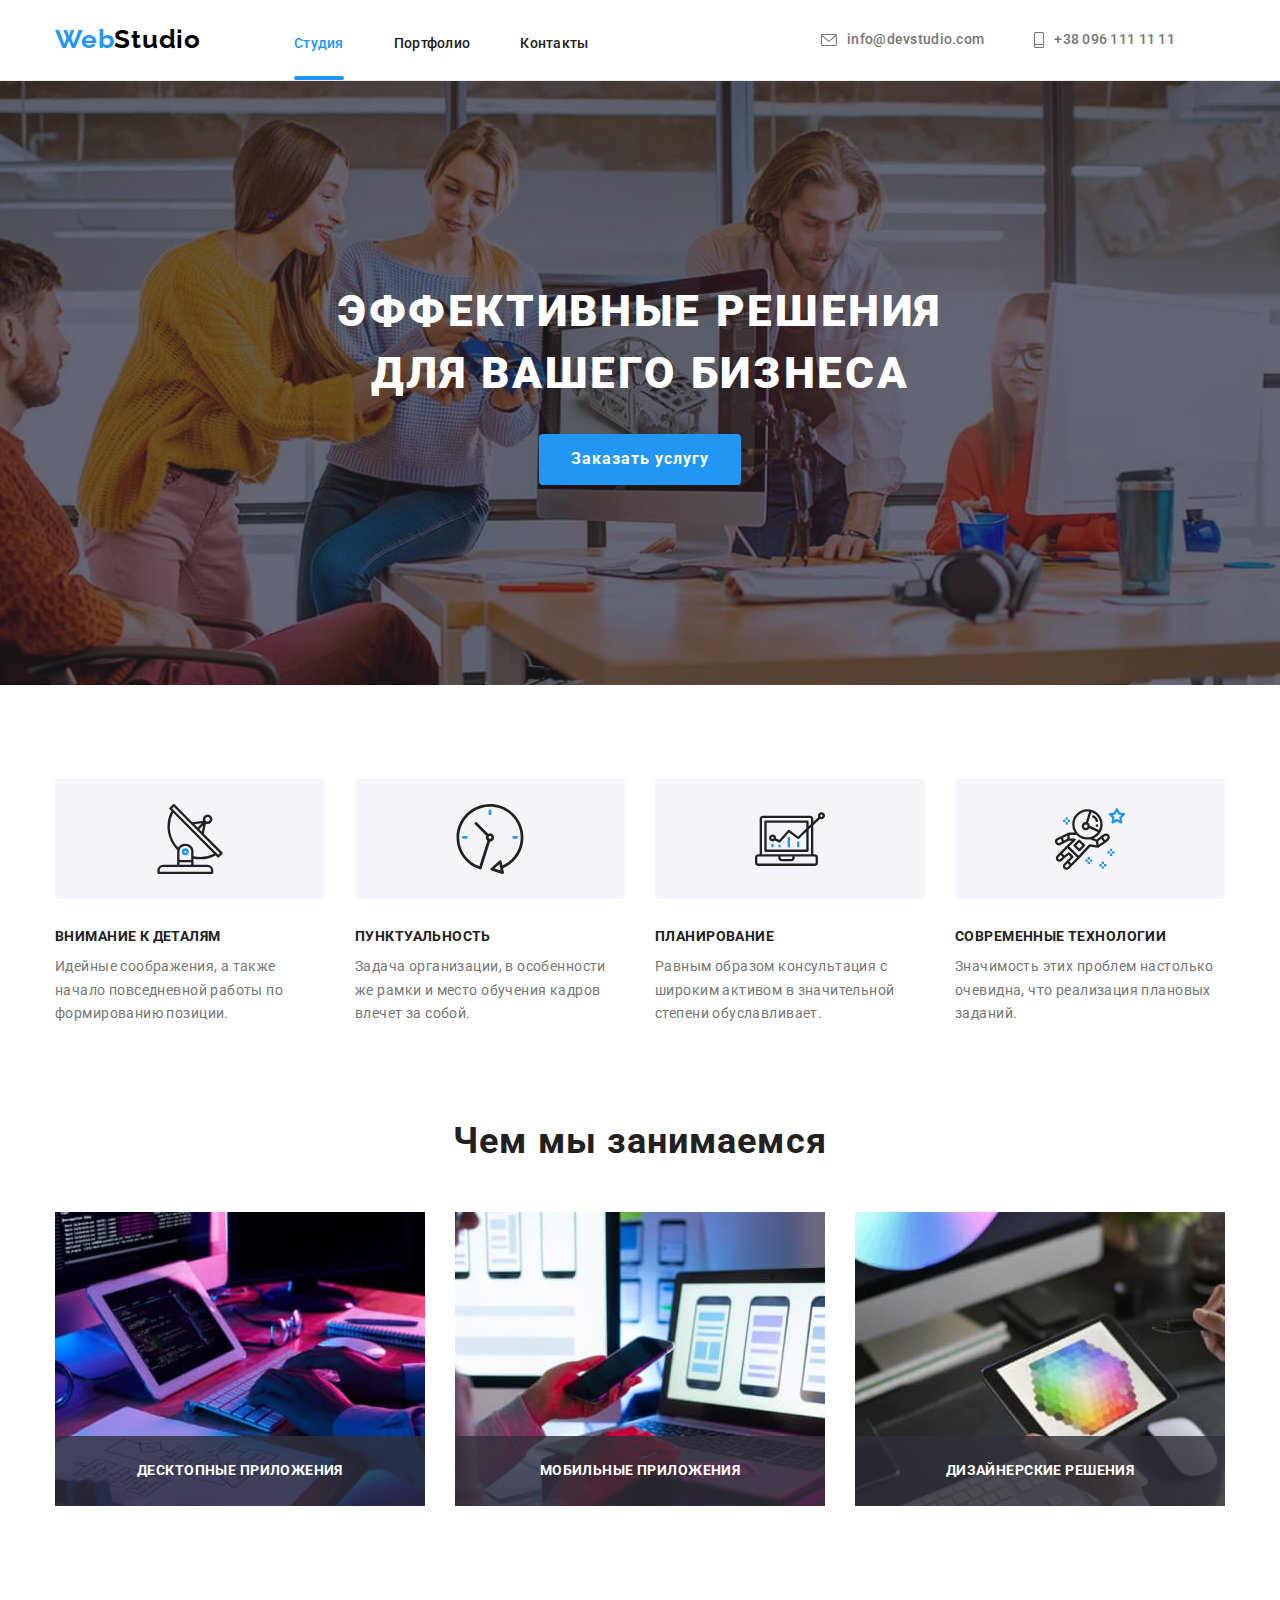
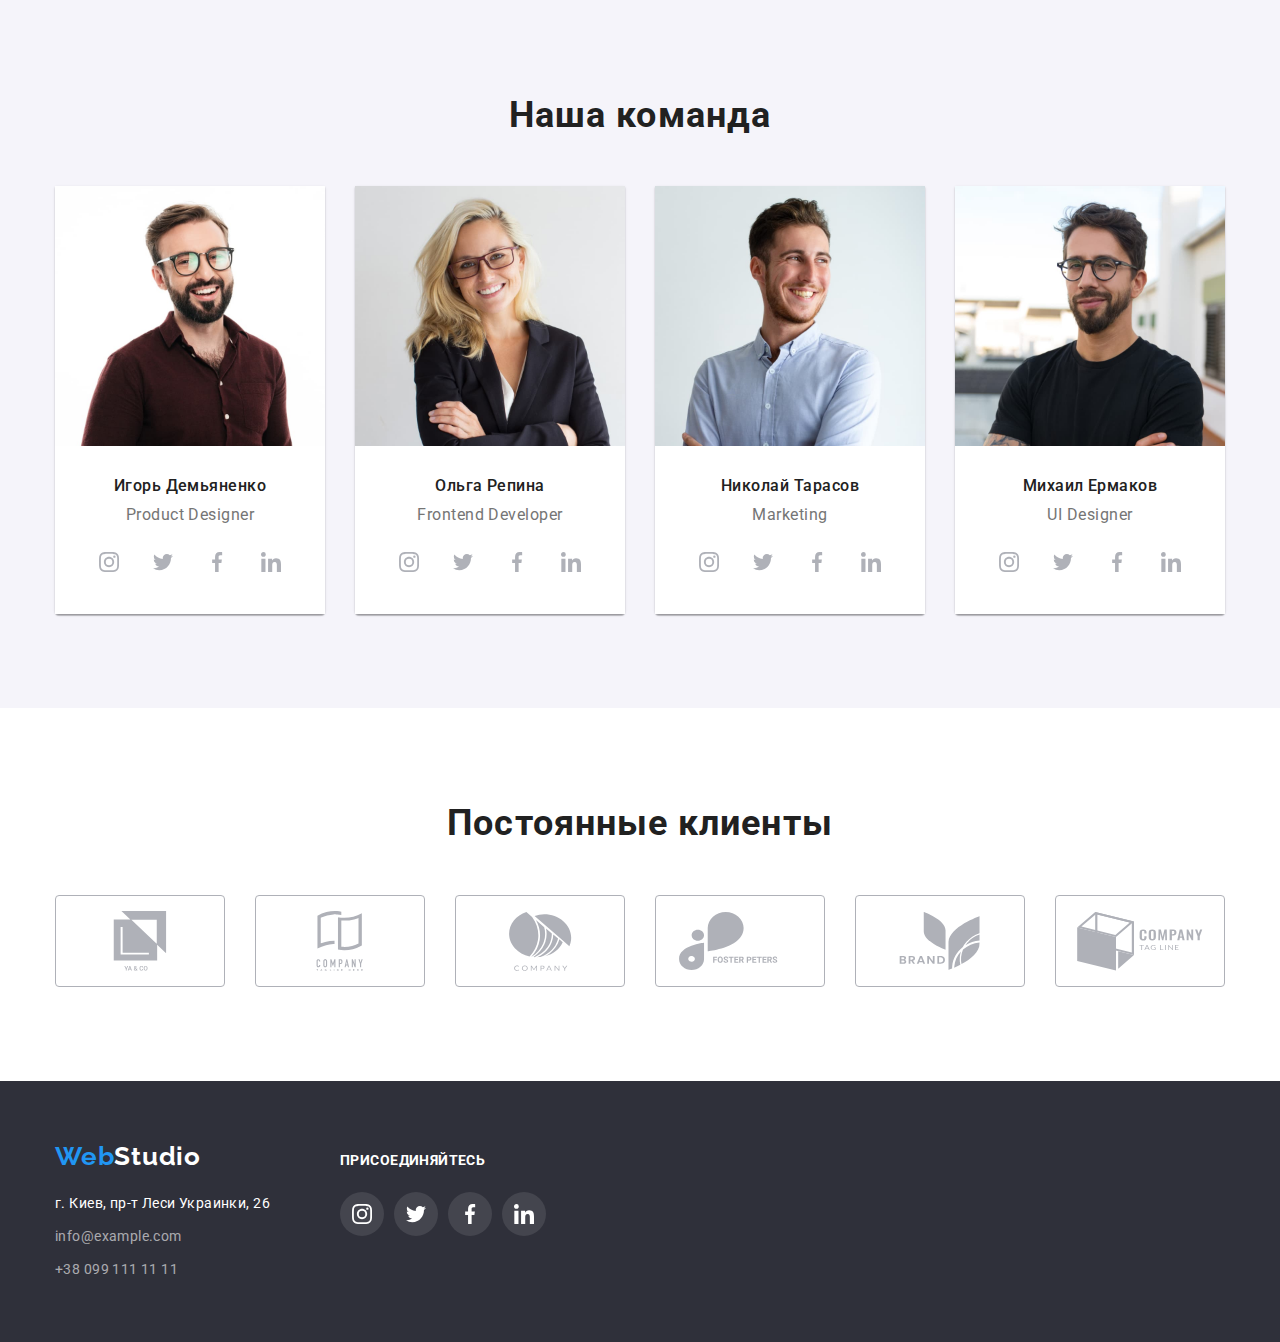
<file: index.html>
<!DOCTYPE html>
<html lang="ru">
<head>
    <meta charset="UTF-8">
    <meta http-equiv="X-UA-Compatible" content="IE=edge">
    <meta name="viewport" content="width=device-width, initial-scale=1.0">
    <title>Домашнее задание #5</title>
    <link 
    href="https://fonts.googleapis.com/css2?family=Raleway:wght@700&family=Roboto:wght@400;500;700;900&display=swap" 
    rel="stylesheet">
    <link rel="stylesheet" href="https://cdn.jsdelivr.net/npm/modern-normalize@1.1.0/modern-normalize.min.css">
    <link rel="stylesheet" href="./css/styles.css">
</head>
<body>
    <header class="head">
        <div class="container head-container">
        <!-- Navigation -->
        <nav class="navigation">
        <a href="" lang="en" class="logo"><span class="logo-web">Web</span>Studio</a>
        <ul class="page-nav list">
            <li class="page-nav-item">
                <a href="./index.html" class="page-nav-link current link">Студия</a>
            </li>
            <li class="page-nav-item">
                <a href="./portfolio.html" class="page-nav-link link">Портфолио</a>
            </li>
            <li class="page-nav-item">
                <a href="" class="page-nav-link link">Контакты</a>
            </li>
        </ul>
        </nav>
        <!-- Contacts -->
        <ul class="head-contacts list">
        <li>
            <a href="mailto:info@devstudio.com" lang="en" class="head-contacts-link link">
                <svg class="head-contacts-item" width="16" height="12">
                <use href="./images/sprite.svg#icon-envelope"></use>
            </svg>info@devstudio.com</a>
        </li>
        <li>
        <a href="tel:+380961111111" class="head-contacts-link link">
            <svg class="head-contacts-item" width="10" height="16">
                <use href="./images/sprite.svg#icon-phone"></use>
            </svg>+38 096 111 11 11</a>
        </li>
        </ul>
        </div>
    </header>
    <main>
        <!-- Hero -->
        <section class="hero">
            <div class="container">
        <h1 class="hero-title">Эффективные решения для вашего бизнеса</h1>
        <button type="button" class="hero-button" data-modal-open>Заказать услугу</button>
        </div>
        </section>
        <!-- Benefits -->
        <section class="benefits section">
            <div class="container">
            <h2 class="title">Преимущества компании</h2>
            <ul class="benefits-icon-list list">
                <li class="benefits-icon-box">
                    <svg class="benefits-icon" width="70" height="70">
                        <use href="./images/sprite.svg#icon-antenna"></use>
                    </svg>
                </li>
                <li class="benefits-icon-box">
                    <svg class="benefits-icon" width="70" height="70">
                        <use href="./images/sprite.svg#icon-clock"></use>
                    </svg>
                </li>
                <li class="benefits-icon-box">
                    <svg class="benefits-icon" width="70" height="70">
                        <use href="./images/sprite.svg#icon-diagram"></use>
                    </svg>
                </li>
                <li class="benefits-icon-box">
                    <svg class="benefits-icon" width="70" height="70">
                        <use href="./images/sprite.svg#icon-astronaut"></use>
                    </svg></li>
            </ul>
            <ul class="benefits-list list">
                <li class="benefits-item">
                    <h3 class="list-title">Внимание к деталям</h3>
                    <p class="list-text">Идейные соображения, а также начало повседневной работы по формированию позиции.</p>
                </li>
                <li class="benefits-item">
                    <h3 class="list-title">Пунктуальность</h3>
                    <p class="list-text">Задача организации, в особенности же рамки и место обучения кадров влечет за собой.</p>
                </li>
                <li class="benefits-item">
                    <h3 class="list-title">Планирование</h3>
                    <p class="list-text">Равным образом консультация с широким активом в значительной степени обуславливает.</p>
                </li>
                <li class="benefits-item">
                    <h3 class="list-title">Современные технологии</h3>
                    <p class="list-text">Значимость этих проблем настолько очевидна, что реализация плановых заданий.</p>
                </li>
            </ul>
            </div>
        </section>
        <!-- What we do -->
        <section class="section">
            <div class="container">
            <h2 class="title">Чем мы занимаемся</h2>
            <ul class="work-list list">
                <li class="work-list-item">
                    <div class="work-list-wrapper">
                    <p class="work-list-article">Десктопные приложения</p>
                    <img src="./images/work/img.jpg" alt="разработка back-end на экране компьютера" width="370" height="294">
                    </div> 
                </li>
                <li class="work-list-item">
                    <div class="work-list-wrapper">
                    <p class="work-list-article">Мобильные приложения</p>
                    <img src="./images/work/img2.jpg" alt="разработка front-end для мобильного приложения" width="370" height="294">
                    </div>
                </li>
                <li class="work-list-item">
                    <div class="work-list-wrapper">
                    <p class="work-list-article">Дизайнерские решения</p>
                    <img src="./images/work/img3.jpg" alt="цветная палитра на экране планшета" width="370" height="294">
                    </div>
                </li>
            </ul>
            </div>
        </section>
        <!-- Team -->
        <section class="employees section">
            <div class="container">
            <h2 class="title">Наша команда</h2>
            <ul class="employees-menu list">
                <li class="emloyee-item">
                    <img src="./images/team/igor.jpg" alt="фото Игоря Демьяненко" width="270">
                    <div class="employee-block">
                    <h3 class="employee-name">Игорь Демьяненко</h3>
                    <p lang="en" class="employee-job">Product Designer</p>
                    <ul class="social-list list">
                        <li class="social-item">
                            <a href="" class="social-link">
                                <svg class="social-icon" width="20" height="20">
                                    <use href="./images/sprite.svg#icon-instagram"></use>
                                </svg>
                            </a>
                        </li>
                        <li class="social-item">
                            <a href="" class="social-link">
                                <svg class="social-icon" width="20" height="20">
                                    <use href="./images/sprite.svg#icon-twitter"></use>
                                </svg>
                            </a>
                        </li>
                        <li class="social-item">
                            <a href="" class="social-link">
                                <svg class="social-icon" width="20" height="20">
                                    <use href="./images/sprite.svg#icon-facebook"></use>
                                </svg>
                            </a>
                        </li>
                        <li class="social-item">
                            <a href="" class="social-link">
                                <svg class="social-icon" width="20" height="20">
                                    <use href="./images/sprite.svg#icon-linkedin"></use>
                                </svg>
                            </a>
                        </li>
                    </ul>
                    </div>
                </li>
                <li class="emloyee-item">
                    <img src="./images/team/olga.jpg" alt="фото Ольги Репиной" width="270">
                    <div class="employee-block">
                    <h3 class="employee-name">Ольга Репина</h3>
                    <p lang="en" class="employee-job">Frontend Developer</p>
                    <ul class="social-list list">
                        <li class="social-item">
                            <a href="" class="social-link">
                                <svg class="social-icon" width="20" height="20">
                                    <use href="./images/sprite.svg#icon-instagram"></use>
                                </svg>
                            </a>
                        </li>
                        <li class="social-item">
                            <a href="" class="social-link">
                                <svg class="social-icon" width="20" height="20">
                                    <use href="./images/sprite.svg#icon-twitter"></use>
                                </svg>
                            </a>
                        </li>
                        <li class="social-item">
                            <a href="" class="social-link">
                                <svg class="social-icon" width="20" height="20">
                                    <use href="./images/sprite.svg#icon-facebook"></use>
                                </svg>
                            </a>
                        </li>
                        <li class="social-item">
                            <a href="" class="social-link">
                                <svg class="social-icon" width="20" height="20">
                                    <use href="./images/sprite.svg#icon-linkedin"></use>
                                </svg>
                            </a>
                        </li>
                    </ul>
                    </div>
                </li>
                <li class="emloyee-item">
                    <img src="./images/team/nikolay.jpg" alt="фото Николая Тарасова" width="270">
                    <div class="employee-block">
                    <h3 class="employee-name">Николай Тарасов</h3>
                    <p lang="en" class="employee-job">Marketing</p>
                    <ul class="social-list list">
                        <li class="social-item">
                            <a href="" class="social-link">
                                <svg class="social-icon" width="20" height="20">
                                    <use href="./images/sprite.svg#icon-instagram"></use>
                                </svg>
                            </a>
                        </li>
                        <li class="social-item">
                            <a href="" class="social-link">
                                <svg class="social-icon" width="20" height="20">
                                    <use href="./images/sprite.svg#icon-twitter"></use>
                                </svg>
                            </a>
                        </li>
                        <li class="social-item">
                            <a href="" class="social-link">
                                <svg class="social-icon" width="20" height="20">
                                    <use href="./images/sprite.svg#icon-facebook"></use>
                                </svg>
                            </a>
                        </li>
                        <li class="social-item">
                            <a href="" class="social-link">
                                <svg class="social-icon" width="20" height="20">
                                    <use href="./images/sprite.svg#icon-linkedin"></use>
                                </svg>
                            </a>
                        </li>
                    </ul>
                    </div>
                </li>
                <li class="emloyee-item">
                    <img src="./images/team/myhail.jpg" alt="фото Михаила Ермакова" width="270">
                    <div class="employee-block">
                    <h3 class="employee-name">Михаил Ермаков</h3>
                    <p lang="en" class="employee-job">UI Designer</p>
                    <ul class="social-list list">
                        <li class="social-item">
                            <a href="" class="social-link">
                                <svg class="social-icon" width="20" height="20">
                                    <use href="./images/sprite.svg#icon-instagram"></use>
                                </svg>
                            </a>
                        </li>
                        <li class="social-item">
                            <a href="" class="social-link">
                                <svg class="social-icon" width="20" height="20">
                                    <use href="./images/sprite.svg#icon-twitter"></use>
                                </svg>
                            </a>
                        </li>
                        <li class="social-item">
                            <a href="" class="social-link">
                                <svg class="social-icon" width="20" height="20">
                                    <use href="./images/sprite.svg#icon-facebook"></use>
                                </svg>
                            </a>
                        </li>
                        <li class="social-item">
                            <a href="" class="social-link">
                                <svg class="social-icon" width="20" height="20">
                                    <use href="./images/sprite.svg#icon-linkedin"></use>
                                </svg>
                            </a>
                        </li>
                    </ul>
                    </div>
                </li>
            </ul>
            </div>
        </section>
        <section class="section">
            <h2 class="title">Постоянные клиенты</h2>
            <ul class="client-list list">
                        <li class="client-item">
                            <a href="" class="client-link link">
                                <svg class="client-icon" width="160" height="60">
                                    <use href="./images/sprite.svg#icon-group1"></use>
                                </svg>
                            </a>
                        </li>
                         <li class="client-item">
                            <a href="" class="client-link link">
                                <svg class="client-icon" width="160" height="60">
                                    <use href="./images/sprite.svg#icon-group2"></use>
                                </svg>
                            </a>
                        </li>
                        <li class="client-item">
                            <a href="" class="client-link link">
                                <svg class="client-icon" width="160" height="60">
                                    <use href="./images/sprite.svg#icon-group3"></use>
                                </svg>
                            </a>
                        </li>
                        <li class="client-item">
                            <a href="" class="client-link link">
                                <svg class="client-icon" width="160" height="60">
                                    <use href="./images/sprite.svg#icon-group4"></use>
                                </svg>
                            </a>
                        </li>
                        <li class="client-item">
                            <a href="" class="client-link link">
                                <svg class="client-icon" width="160" height="60">
                                    <use href="./images/sprite.svg#icon-group5"></use>
                                </svg>
                            </a>
                        </li>
                         <li class="client-item">
                            <a href="" class="client-link link">
                                <svg class="client-icon" width="160" height="60">
                                    <use href="./images/sprite.svg#icon-Object"></use>
                                </svg>
                            </a>
                        </li>
        </section>
    </main>
    <footer class="footer">
       <div class="footer-container container">
        <div>
        <!-- Logo -->
        <a href="" lang="en" class="footer-logo logo"><span class="logo-web">Web</span>Studio</a>
        <!-- Contacts -->
        <address>
        <p class="address">г. Киев, пр-т Леси Украинки, 26</p>
        <ul class="list footer-contacts">
        <li class="footer-contact-item">
        <a href="mailto:info@example.com" lang="en" class="link">info@example.com</a>
        </li>
        <li class="footer-contact-item">
        <a href="tel:+380991111111" class="link">+38 099 111 11 11</a>
        </li>
        </ul>
        </address>
        </div>
        <div class="footer-social-block">
        <p class="footer-social-article">присоединяйтесь</p>
        <ul class="footer-social-list social-list list">
            <li class="footer-social-item">
                            <a href="" class="footer-social-link social-link">
                                <svg class="footer-social-icon" width="20" height="20">
                                    <use href="./images/sprite.svg#icon-instagram"></use>
                                </svg>
                            </a>
                        </li>
                        <li class="footer-social-item ">
                            <a href="" class="footer-social-link social-link">
                                <svg class="footer-social-icon" width="20" height="20">
                                    <use href="./images/sprite.svg#icon-twitter"></use>
                                </svg>
                            </a>
                        </li>
                        <li class="footer-social-item">
                            <a href="" class="footer-social-link social-link">
                                <svg class="footer-social-icon" width="20" height="20">
                                    <use href="./images/sprite.svg#icon-facebook"></use>
                                </svg>
                            </a>
                        </li>
                        <li class="footer-social-item">
                            <a href="" class="footer-social-link social-link">
                                <svg class="footer-social-icon" width="20" height="20">
                                    <use href="./images/sprite.svg#icon-linkedin"></use>
                                </svg>
                            </a>
                        </li>
        </ul>
        </div>
        </div>
    </footer>  
    <div class="backdrop is-hidden" data-modal>
      <div class="modal">
        <button type="button" class="modal-close-button" data-modal-close>
            <svg class="modal-close-button-icon" width="18" height="18">
                <use href="./images/sprite.svg#icon-Vector"></use>
            </svg>
        </button>
      </div>
    </div>
    <script src="./js/modal.js"></script> 
</body>
</html>
</file>
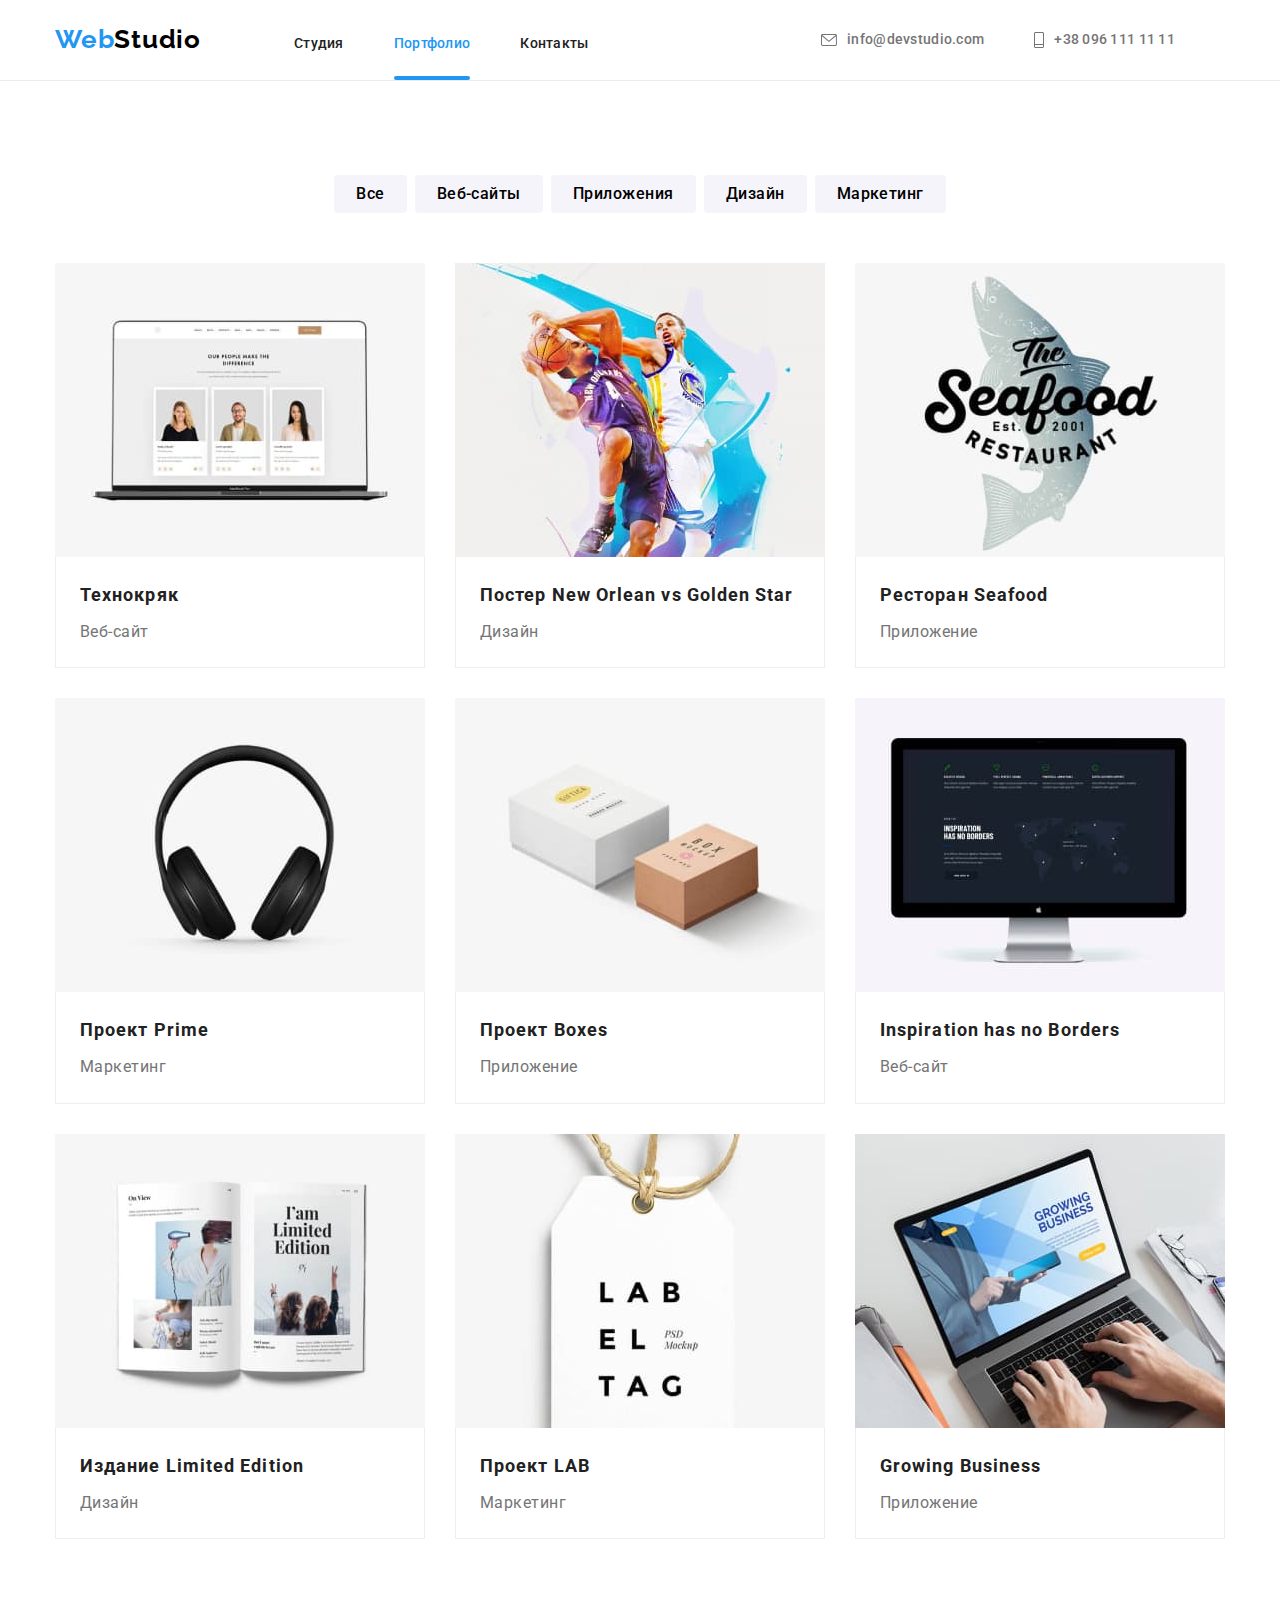
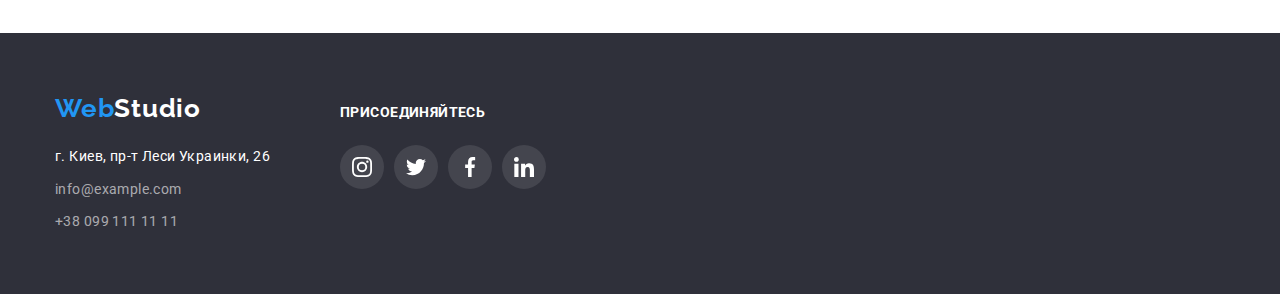
<file: portfolio.html>
<!DOCTYPE html>
<html lang="ru">
<head>
    <meta charset="UTF-8">
    <meta http-equiv="X-UA-Compatible" content="IE=edge">
    <meta name="viewport" content="width=device-width, initial-scale=1.0">
    <title>Домашнее задание #5</title>
    <link 
    href="https://fonts.googleapis.com/css2?family=Raleway:wght@700&family=Roboto:wght@400;500;700;900&display=swap" 
    rel="stylesheet">
    <link rel="stylesheet" href="https://cdn.jsdelivr.net/npm/modern-normalize@1.1.0/modern-normalize.min.css">
    <link rel="stylesheet" href="./css/styles.css">
</head>
<body>
      <header class="head">
        <div class="container head-container">
        <!-- Navigation -->
        <nav class="navigation">
        <a href="" lang="en" class="logo"><span class="logo-web">Web</span>Studio</a>
        <ul class="page-nav list">
            <li class="page-nav-item">
                <a href="./index.html" class="page-nav-link link">Студия</a>
            </li>
            <li class="page-nav-item">
                <a href="./portfolio.html" class="page-nav-link current  link">Портфолио</a>
            </li>
            <li class="page-nav-item">
                <a href="" class="page-nav-link link">Контакты</a>
            </li>
        </ul>
        </nav>
        <!-- Contacts -->
        <ul class="head-contacts list">
        <li>
            <a href="mailto:info@devstudio.com" lang="en" class="head-contacts-link link">
                <svg class="head-contacts-item" width="16" height="12">
                <use href="./images/sprite.svg#icon-envelope"></use>
            </svg>info@devstudio.com</a>
        </li>
        <li>
        <a href="tel:+380961111111" class="head-contacts-link link">
            <svg class="head-contacts-item" width="10" height="16">
                <use href="./images/sprite.svg#icon-phone"></use>
            </svg>+38 096 111 11 11</a>
        </li>
        </ul>
        </div>
    </header>
    <main>
        <!-- Filters -->
        <section class="portfolio section">
            <div class="container">
            <h2 class="title">Портфолио</h2>
            <ul class="filter list">
                <li class="button-filter-item">
                    <button type="button" class="button-filter">Все</button>
                </li>
                <li class="button-filter-item">
                    <button type="button" class="button-filter">Веб-сайты</button>
                </li>
                <li class="button-filter-item">
                     <button type="button" class="button-filter">Приложения</button>
                </li>
                <li class="button-filter-item">
                     <button type="button" class="button-filter">Дизайн</button>
                </li>
                <li class="button-filter-item">
                     <button type="button" class="button-filter">Маркетинг</button>
                </li>
            </ul>
            <ul class="projects list">
                <li class="project-item">
                    <div class="project-item-wrapper">
                    <p class="overlay">
                    Ресурс предлагает комплексные предложения с разным уровнем функционала и сервисов. Все это позволит посетителю получить исчерпывающие сведения о компании или частном лице.
                    </p>
                    <img src="./images/portfolio/techno.jpg" alt="веб-сайт на экране ноутбука" width="370" height="294">
                    </div>
                    <div class="project-article">
                    <h3 class="project-title">Технокряк</h3>
                    <p class="filter-text">Веб-сайт</p>
                    </div>
                </li>
                <li class="project-item">
                    <div class="project-item-wrapper">
                    <p class="overlay">
                    Ресурс предлагает комплексные предложения с разным уровнем функционала и сервисов. Все это позволит посетителю получить исчерпывающие сведения о компании или частном лице.
                    </p>
                    <img src="./images/portfolio/neworlean.jpg" alt="два баскетболиста с мячем" width="370" height="294">
                    </div>
                    <div class="project-article">
                    <h3 class="project-title">Постер New Orlean vs Golden Star</h3>
                    <p class="filter-text">Дизайн</p>
                    </div>
                </li>
                <li class="project-item">
                    <div class="project-item-wrapper">
                    <p class="overlay">
                    Ресурс предлагает комплексные предложения с разным уровнем функционала и сервисов. Все это позволит посетителю получить исчерпывающие сведения о компании или частном лице.
                    </p>
                    <img src="./images/portfolio/seafood.jpg" alt="лого  ресторана" width="370" height="294">
                    </div>
                    <div class="project-article">
                    <h3 class="project-title">Ресторан Seafood</h3>
                    <p class="filter-text">Приложение</p>
                    </div>
                </li>
                <li class="project-item">
                    <div class="project-item-wrapper">
                    <p class="overlay">
                    Ресурс предлагает комплексные предложения с разным уровнем функционала и сервисов. Все это позволит посетителю получить исчерпывающие сведения о компании или частном лице.
                    </p>
                    <img src="./images/portfolio/prime.jpg" alt="наушники" width="370" height="294">
                    </div>
                    <div class="project-article">
                    <h3 class="project-title">Проект Prime</h3>
                    <p class="filter-text">Маркетинг</p>
                    </div>
                </li>
                <li class="project-item">
                    <div class="project-item-wrapper">
                    <p class="overlay">
                    Ресурс предлагает комплексные предложения с разным уровнем функционала и сервисов. Все это позволит посетителю получить исчерпывающие сведения о компании или частном лице.
                    </p>
                    <img src="./images/portfolio/boxes.jpg" alt="две коробки" width="370" height="294">
                    </div>
                    <div class="project-article">
                    <h3 class="project-title">Проект Boxes</h3>
                    <p class="filter-text">Приложение</p>
                    </div>
                </li>
                <li class="project-item">
                    <div class="project-item-wrapper">
                    <p class="overlay">
                    Ресурс предлагает комплексные предложения с разным уровнем функционала и сервисов. Все это позволит посетителю получить исчерпывающие сведения о компании или частном лице.
                    </p>
                    <img src="./images/portfolio/noborders.jpg" alt="веб-сайт на экране компьютера" width="370" height="294">
                    </div>
                    <div class="project-article">
                    <h3 class="project-title">Inspiration has no Borders</h3>
                    <p class="filter-text">Веб-сайт</p>
                    </div>
                </li>
                <li class="project-item">
                    <div class="project-item-wrapper">
                    <p class="overlay">
                    Ресурс предлагает комплексные предложения с разным уровнем функционала и сервисов. Все это позволит посетителю получить исчерпывающие сведения о компании или частном лице.
                    </p>
                    <img src="./images/portfolio/limited.jpg" alt="раскрытый журнал" width="370" height="294">
                    </div>
                    <div class="project-article">
                    <h3 class="project-title">Издание Limited Edition</h3>
                    <p class="filter-text">Дизайн</p>
                    </div>
                </li>
                <li class="project-item">
                    <div class="project-item-wrapper">
                    <p class="overlay">
                    Ресурс предлагает комплексные предложения с разным уровнем функционала и сервисов. Все это позволит посетителю получить исчерпывающие сведения о компании или частном лице.
                    </p>
                    <img src="./images/portfolio/lab.jpg" alt="бирка с лого lab" width="370" height="294">
                    </div>
                    <div class="project-article">
                    <h3 class="project-title">Проект LAB</h3>
                    <p class="filter-text">Маркетинг</p>
                    </div>
                </li>
                <li class="project-item">
                    <div class="project-item-wrapper">
                    <p class="overlay">
                    Ресурс предлагает комплексные предложения с разным уровнем функционала и сервисов. Все это позволит посетителю получить исчерпывающие сведения о компании или частном лице.
                    </p>
                    <img src="./images/portfolio/business.jpg" alt="руки на клавиатуре ноутбука" width="370" height="294">
                    </div>
                    <div class="project-article">
                    <h3 class="project-title">Growing Business</h3>
                    <p class="filter-text">Приложение</p>
                    </div>
                </li>
            </ul>
            </div>
        </section>
    </main>
    <footer class="footer">
       <div class="footer-container container">
        <div>
        <!-- Logo -->
        <a href="" lang="en" class="footer-logo logo"><span class="logo-web">Web</span>Studio</a>
        <!-- Contacts -->
        <address>
        <p class="address">г. Киев, пр-т Леси Украинки, 26</p>
        <ul class="list footer-contacts">
        <li class="footer-contact-item">
        <a href="mailto:info@example.com" lang="en" class="link">info@example.com</a>
        </li>
        <li class="footer-contact-item">
        <a href="tel:+380991111111" class="link">+38 099 111 11 11</a>
        </li>
        </ul>
        </address>
        </div>
        <div class="footer-social-block">
        <p class="footer-social-article">присоединяйтесь</p>
        <ul class="footer-social-list social-list list">
            <li class="footer-social-item">
                            <a href="" class="footer-social-link social-link">
                                <svg class="footer-social-icon" width="20" height="20">
                                    <use href="./images/sprite.svg#icon-instagram"></use>
                                </svg>
                            </a>
                        </li>
                        <li class="footer-social-item ">
                            <a href="" class="footer-social-link social-link">
                                <svg class="footer-social-icon" width="20" height="20">
                                    <use href="./images/sprite.svg#icon-twitter"></use>
                                </svg>
                            </a>
                        </li>
                        <li class="footer-social-item">
                            <a href="" class="footer-social-link social-link">
                                <svg class="footer-social-icon" width="20" height="20">
                                    <use href="./images/sprite.svg#icon-facebook"></use>
                                </svg>
                            </a>
                        </li>
                        <li class="footer-social-item">
                            <a href="" class="footer-social-link social-link">
                                <svg class="footer-social-icon" width="20" height="20">
                                    <use href="./images/sprite.svg#icon-linkedin"></use>
                                </svg>
                            </a>
                        </li>
        </ul>
        </div>
        </div>
    </footer> 
    <script src="./js/modal.js"></script>
</body>
</html>
</file>
<file: css/styles.css>
:root {
    --main-title-color: #212121;
    --main-text-color: #757575;
    --accent-color: #2196F3;
    --main-white-color: #FFFFFF;
    --secondary-background-color: #F5F4FA;
    --footer-background-color: #2F303A;
    --header-logo-color: #000000;
    --footer-contact-color: rgba(255, 255, 255, 0.6);
    --icon-color:#AFB1B8;
    --transition-dur-and-func: 250ms cubic-bezier(0.4, 0, 0.2, 1);
}
body {
    font-family: Roboto, sans-serif;
    background-color: var(--main-white-color);
    color: var(--main-title-color);
}
/*Сброс*/
h1, h2, h3, h4, p {
    margin-top: 0;
    margin-bottom: 0;
}
ul {
    margin-top: 0;
    margin-bottom: 0;
    padding-left: 0;
}
img {
    display: block;
}
button {
    cursor: pointer;
}
.list {
    list-style: none;
}
.link {
    text-decoration: none;
}
address { 
    font-style: normal;
}
.container {
    max-width: 1200px;
    margin-left: auto;
    margin-right: auto;
    padding-left: 15px;
    padding-right: 15px;
}
.benefits .title {
    display: none;
}
.portfolio .title {
    display: none;
}
.section {
    padding-top: 94px;
    padding-bottom: 94px;
    padding-left: auto;
    padding-right: auto;
}

/* Логотип */
.head {
    border-bottom: 1px solid #ECECEC;
}
.head-container {
    display: flex;
    align-items: center;
}
.navigation {
    display: flex;
    align-items: baseline;
}
.page-nav {
    display: flex;
    align-items: center;
}

.page-nav-item:not(:last-child) {
    margin-right: 50px;
}
.navigation .logo {
    color: var(--header-logo-color);
    margin-right: 93px;
    padding-top: 24px;
    padding-bottom: 25px;
}
.logo {
    font-family: Raleway, sans-serif;
    font-weight: 700;
    font-size: 26px;
    line-height: 1.2;
    letter-spacing: 0.03em;
    text-decoration: none;
}
.logo-web {
    color: var(--accent-color);
}
.footer .logo {
    color: var(--main-white-color);
}
/* Списки, ссылки*/
.head-contacts  { 
    display: flex;
    align-items: center;
    margin-left: auto;
}
.head-contacts-link {
    color: var(--main-text-color);
    margin-right: 50px;
    display: flex;
    justify-content: center;
    align-items: center;
    
    gap: 10px;
    transition: color var(--transition-dur-and-func);
}
.head-contacts-item {
    fill: currentColor;
    transition: fill var(--transition-dur-and-func);
}
.head-contacts-item:hover,
.head-contacts-item:focus {
    fill: currentColor;
}
.link:hover,
.link:focus {
    color: var(--accent-color);
}
.page-nav-link{
    font-weight: 500;
    font-size: 14px;
    line-height: 1.14;
    letter-spacing: 0.02em;
    color: var(--main-title-color);
    position: relative;
    transition: color var(--transition-dur-and-func);
}
.current::after
  { position: absolute;
    display: block;
    content: "";
    left: 0;
    bottom: 0;
    width: 100%;
    height: 4px;
    border-radius: 2px;
    background-color: var(--accent-color);
    transition: background-color var(--transition-dur-and-func);
    bottom: -29px;
}
.current {
    color: var(--accent-color);
}
.page-nav-link.current:hover::after{
    background-color: var(--accent-color);
}

.navigation .list {
    font-weight: 500;
    font-size: 14px;
    line-height: 1.14;
    letter-spacing: 0.02em;
}
.head-contacts  {
   font-weight: 500;
   font-size: 14px;
   line-height: 1.14;
   letter-spacing: 0.02em;
}

/*Студия*/
/*Герой*/
.hero {
    background-color: #C4C4C4;
    background-image: linear-gradient(rgba(47, 48, 58, 0.4), rgba(47, 48, 58, 0.4)), url(../images/background/back-photo.jpg);
    background-size: cover;
    background-position: center;
    padding-top: 200px;
    padding-bottom: 200px;
}
.hero-title {
    color: var(--main-white-color);
    font-weight: 900;
    font-size: 44px;
    line-height: 1.4;
    text-align: center;
    letter-spacing: 0.06em;
    text-transform: uppercase;
    max-width: 696px;
   margin-left: auto;
   margin-right: auto;
}
.hero-button {
    font-family: Roboto, sans-serif;
    background-color: var(--accent-color);
    color: var(--main-white-color);
    font-weight: 700;
    font-size: 16px;
    line-height: 1.9;
    display: flex;
    align-items: center;
    text-align: center;
    letter-spacing: 0.06em;
    margin-top: 30px;
    margin-left: auto;
   margin-right: auto;
   padding: 10px 32px;
   min-width: 200px;
   border-style: none;
   border-radius: 4px;
   transition: color var(--transition-dur-and-func), background-color var(--transition-dur-and-func);
}
.hero-button:hover,
.hero-button:focus {
    background-color: var(--main-white-color);
    color: var(--accent-color);
    
}
/*Преимущества*/
.benefits {
padding-bottom: 0;
}
.benefits-list {
    display: flex;
    align-items: center;
    gap: 30px;
}
.benefits-icon-list{
   display: flex;
   align-items: center; 
   gap: 30px;
   margin-bottom: 30px;
}
.benefits-item {
    width: 270px;
}

.benefits-icon-box{
    width: 270px;
    height: 120px;
    border-radius: 4px;
    background-color: var(--secondary-background-color);
    display: flex;
    justify-content: center;
    align-items: center;
}
.benefits .list-title {
font-size: 14px;
line-height: 1.14;
letter-spacing: 0.03em;
text-transform: uppercase;
margin-bottom: 10px;
}
.benefits .list-text {
    color: var(--main-text-color);
    font-size: 14px;
    line-height: 1.7;
    letter-spacing: 0.03em;
}
.benefits-icon{
    background-size: 270px 120px;
    background-color: #F5F4FA;
    border-radius: 4px;
}

/*Чем занимаются*/
.work-list {
    display: flex;
    justify-content: space-between;
    align-items: center;
    gap: 30px;
}
.work-list-wrapper {
    position: relative;
}

.work-list-article {
 padding-top: 27px;
 padding-bottom: 27px;
font-weight: 700;
font-size: 14px;
line-height: 1.14;
text-align: center;
letter-spacing: 0.03em;
text-transform: uppercase;
color: var(--main-white-color);
background: rgba(47, 48, 58, 0.8);
position: absolute;
bottom: 0;
overflow: auto;
width: 100%;
height: 70px;
}

/*Команда*/
.employees {
 background-color: var(--secondary-background-color);
}
.title{
    font-weight: 700;
    font-size: 36px;
    line-height: 1.17;
    text-align: center;
    letter-spacing: 0.03em;
    margin-bottom: 50px;
}
.employees-menu {
    display: flex;
    align-items: center;
    flex-wrap: wrap;
}
.emloyee-item:not(:nth-child(4n)) {
   margin-right: 30px; 
}
.emloyee-item {
    box-shadow: 0px 1px 3px rgba(0, 0, 0, 0.12), 
    0px 1px 1px rgba(0, 0, 0, 0.14), 
    0px 2px 1px rgba(0, 0, 0, 0.2);
    border-radius: 0px 0px 4px 4px;
    width: calc((100% - 90px) / 4);
}
.employee-block {
    padding-top: 30px;
    padding-bottom: 30px;
    background-color: var(--main-white-color);
}
.employee-name {
   font-weight: 500;
   font-size: 16px;
   line-height: 1.19;
   text-align: center;
   letter-spacing: 0.03em;
}
.employee-job {
    color: var(--main-text-color);
    font-size: 16px;
    line-height: 1.19;
    text-align: center;
    letter-spacing: 0.03em;
    margin-top: 10px;
}
.social-list {
 display: flex;
 justify-content: center;
 gap: 10px;
 margin-top: 16px;
}
.social-link {
    width: 44px;
    height: 44px;
    border-radius: 50%;
    background-color: var(--main-white-color);
    display: flex;
    justify-content: center;
    align-items: center;
    transition: background-color var(--transition-dur-and-func);
}
.social-link:hover,
.social-link:focus{
    background-color: var(--accent-color);
}
.social-icon {
    fill: #AFB1B8;
    transition: fill var(--transition-dur-and-func);
}
.social-link:hover .social-icon,
.social-link:focus .social-icon {
    fill: var(--main-white-color);
}
/*Клиенты*/
.client-list {
 display: flex;
 justify-content: center;
 flex-wrap: wrap;
 gap: 30px;
}
.client-link{
    width: 170px;
    height: 92px;
    background-color: var(--main-white-color);
    border: 1px solid #AFB1B8;
    border-radius: 4px;
    display: flex;
    justify-content: center;
    align-items: center;
    color: #AFB1B8;
    transition: border var(--transition-dur-and-func);
}
.client-link:hover,
.client-link:focus {
    border: 1px solid #2196F3;
}
.client-icon {
    fill: currentColor;
    transition: fill var(--transition-dur-and-func);
}
.client-icon:hover,
.client-icon:focus {
    fill: var(--accent-color);
}
/*Футтер*/
.footer {
    background-color: var(--footer-background-color);
    font-size: 14px;
    line-height: 1.7;
    letter-spacing: 0.03em;
    padding-top: 60px;
    padding-bottom: 60px;
}
.footer-container {
display: flex;
align-items: baseline;
}
.address {
    margin-top: 20px;
}
.footer-contacts,
.address {
    color: var(--main-white-color); 
}
.footer .link {
    color: var(--footer-contact-color);
}
.footer-contact-item {
    margin-top: 9px;
}
.footer-social-block {
    margin-left: 70px;
}
.footer-social-article {
    font-weight: 700;
    font-size: 14px;
    line-height: 1.7;
    letter-spacing: 0.03em;
    text-transform: uppercase;
    color: var(--main-white-color);
    margin-bottom: 20px;
}
.footer-social-link {
    background: rgba(255, 255, 255, 0.1);
}
.footer-social-icon {
    fill: var(--main-white-color);
}

/*Портфолио*/
.filter {
    display: flex;
    align-items: center;
    justify-content: center;
    margin-bottom: 50px;
}
.button-filter-item:not(:last-child) {
    margin-right: 8px;
}
.button-filter {
    font-family: Roboto, sans-serif;
    background-color: var(--secondary-background-color);
    font-weight: 500;
    font-size: 16px;
    line-height: 1.6;
    text-align: center;
    letter-spacing: 0.03em;
    border-style: none;
    border-radius: 4px;
    padding: 6px 22px;
    transition-property: background-color, color, box-shadow;
    transition: color var(--transition-dur-and-func), background-color var(--transition-dur-and-func);
}
.button-filter:hover,
.button-filter:focus {
    background-color: var(--accent-color);
    color: var(--main-white-color);
    box-shadow: 0px 3px 1px rgba(0, 0, 0, 0.1), 0px 1px 2px rgba(0, 0, 0, 0.08), 0px 2px 2px rgba(0, 0, 0, 0.12);

}
.projects {
    display: flex;
    flex-wrap: wrap;
}
.project-article {
    padding: 20px 24px;
    border-bottom: 1px solid #EEEEEE;
    border-left: 1px solid #EEEEEE;
    border-right: 1px solid #EEEEEE;
}
.project-item:not(:nth-child(3n)) {
    margin-right: 30px;
}
.project-item:not(:nth-last-child(-n+3)) {
    margin-bottom: 30px;
}
.project-item {
    width: calc((100% - 60px) / 3);
    transition: box-shadow var(--transition-dur-and-func);
}
.project-item:hover {
box-shadow: 0px 1px 1px rgba(0, 0, 0, 0.12), 0px 4px 4px rgba(0, 0, 0, 0.06), 1px 4px 6px rgba(0, 0, 0, 0.16);
cursor: pointer;
}
.project-item:hover .overlay {
    transform: translate(0, 0);
    cursor: pointer;
}
.project-item-wrapper {
    position: relative;
    display: block;
    overflow: hidden;
}
.overlay {
font-size: 18px;
line-height: 1.56;
letter-spacing: 0.03em;
color: var(--main-white-color);
background: rgba(33, 150, 243, 0.9);
padding: 63px 24px;
color: var(--main-white-color);
position: absolute;
overflow: auto;
width: 100%;
height: 100%;
transition: transform var(--transition-dur-and-func) ;
transform: translate(0, 100%);
}
.project-title {
    font-size: 18px;
    line-height: 2;
    letter-spacing: 0.06em;
    margin-bottom: 4px;
}
.filter-text {
    color: var(--main-text-color);
    font-size: 16px;
    line-height: 1.9;
    letter-spacing: 0.03em;
}

/* Модальное окно */
.backdrop {
    position: fixed;
    top: 0;
    left: 0;
    width: 100%;
    height: 100%;
    background-color: rgba(0, 0, 0, 0.2);
    transition: opacity var(--transition-dur-and-func), visibility var(--transition-dur-and-func);
}
.backdrop.is-hidden {
    opacity: 0;
    visibility: hidden;
    pointer-events: none;
}
.modal {
    position: absolute;
    top: 50%;
    left: 50%;
    transform: translate(-50%, -50%);
    width: 528px;
    height: 581px;
    background: var(--main-white-color);
    box-shadow: 0px 1px 3px rgba(0, 0, 0, 0.12), 0px 1px 1px rgba(0, 0, 0, 0.14), 0px 2px 1px rgba(0, 0, 0, 0.2);
    border-radius: 4px;
}
.modal-close-button{
    position: absolute;
    top: 8px;
    right: 8px;
    background-color: transparent;
    border: 1px solid rgba(0, 0, 0, 0.1);
    border-radius: 50%;
    width: 30px;
    height: 30px;
    display: flex;
    align-items: center;
    transition: border-color var(--transition-dur-and-func);
}
.modal-close-button-icon {
   transition: fill var(--transition-dur-and-func); 
}
.modal-close-button:hover,
.modal-close-button:focus {
    border-color: var(--accent-color);
}
.modal-close-button:hover .modal-close-button-icon,
.modal-close-button:focus .modal-close-button-icon {
    fill: var(--accent-color);
}
</file>
